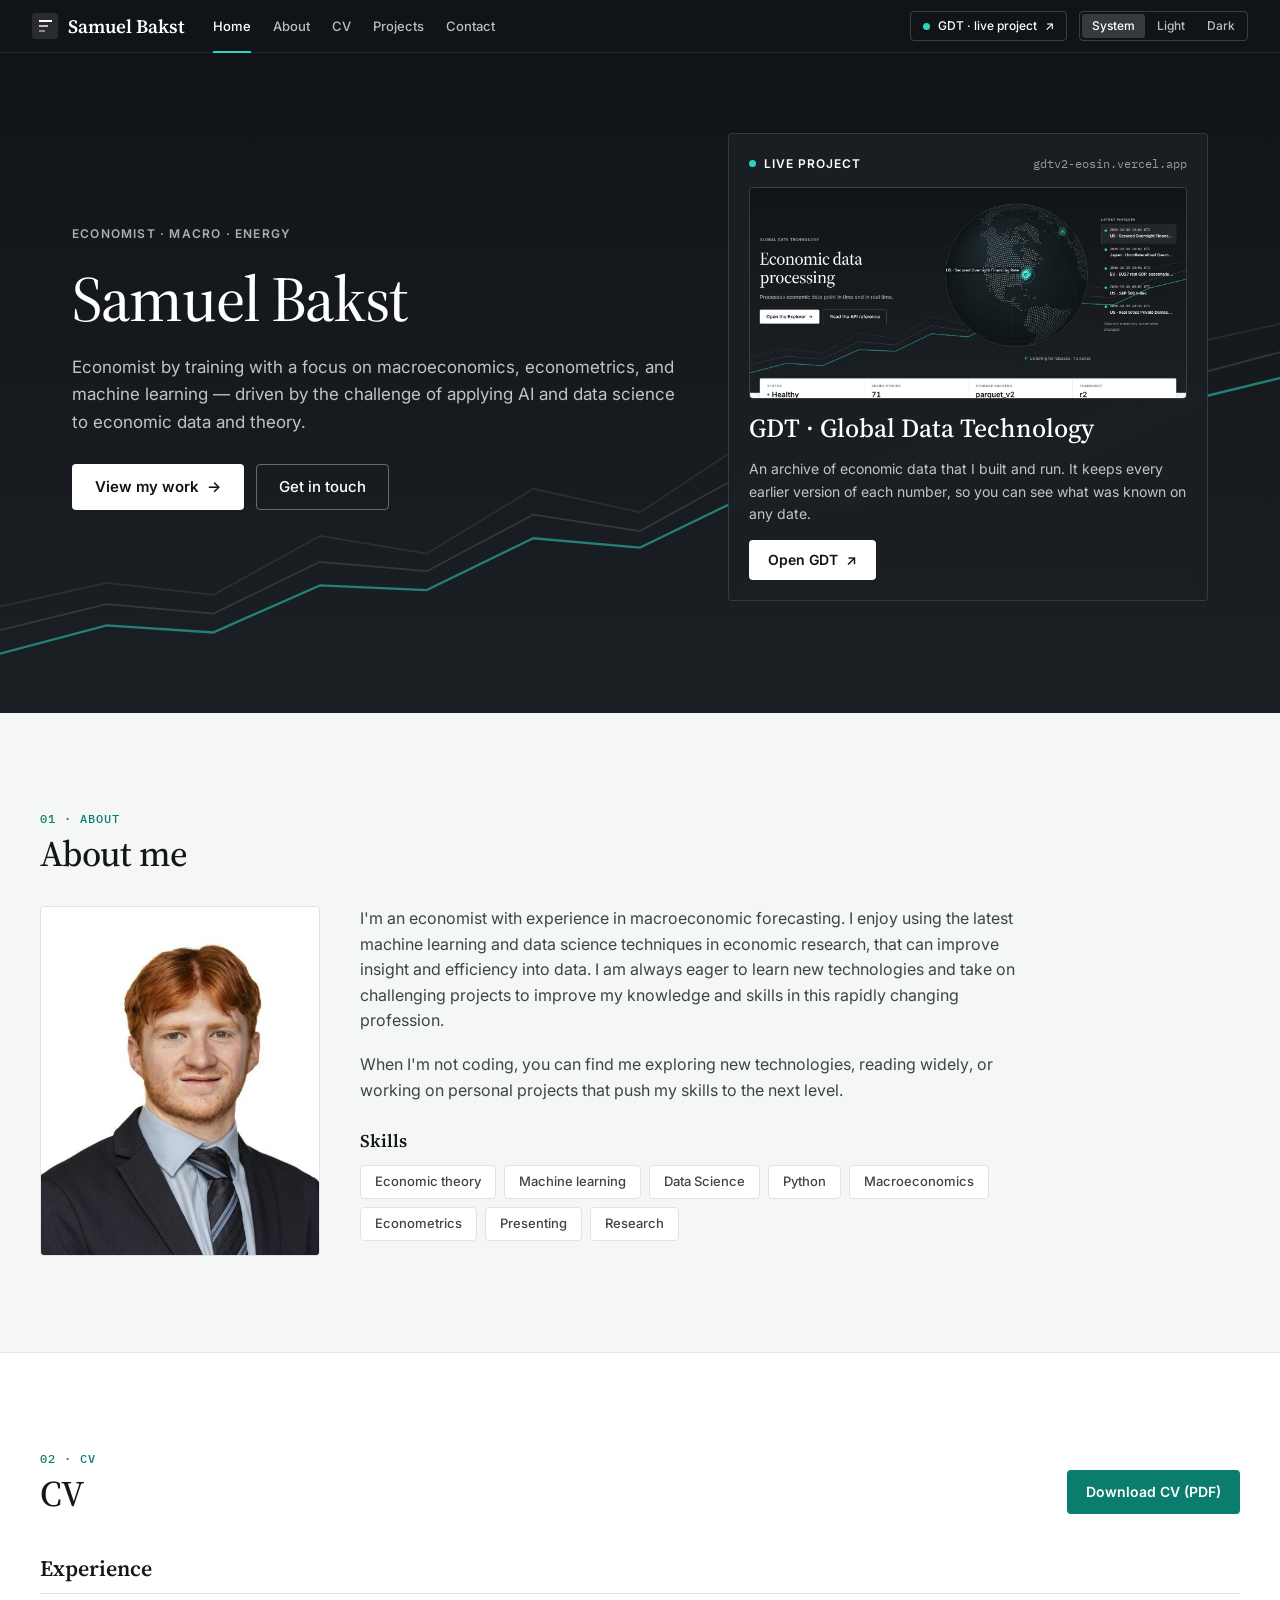
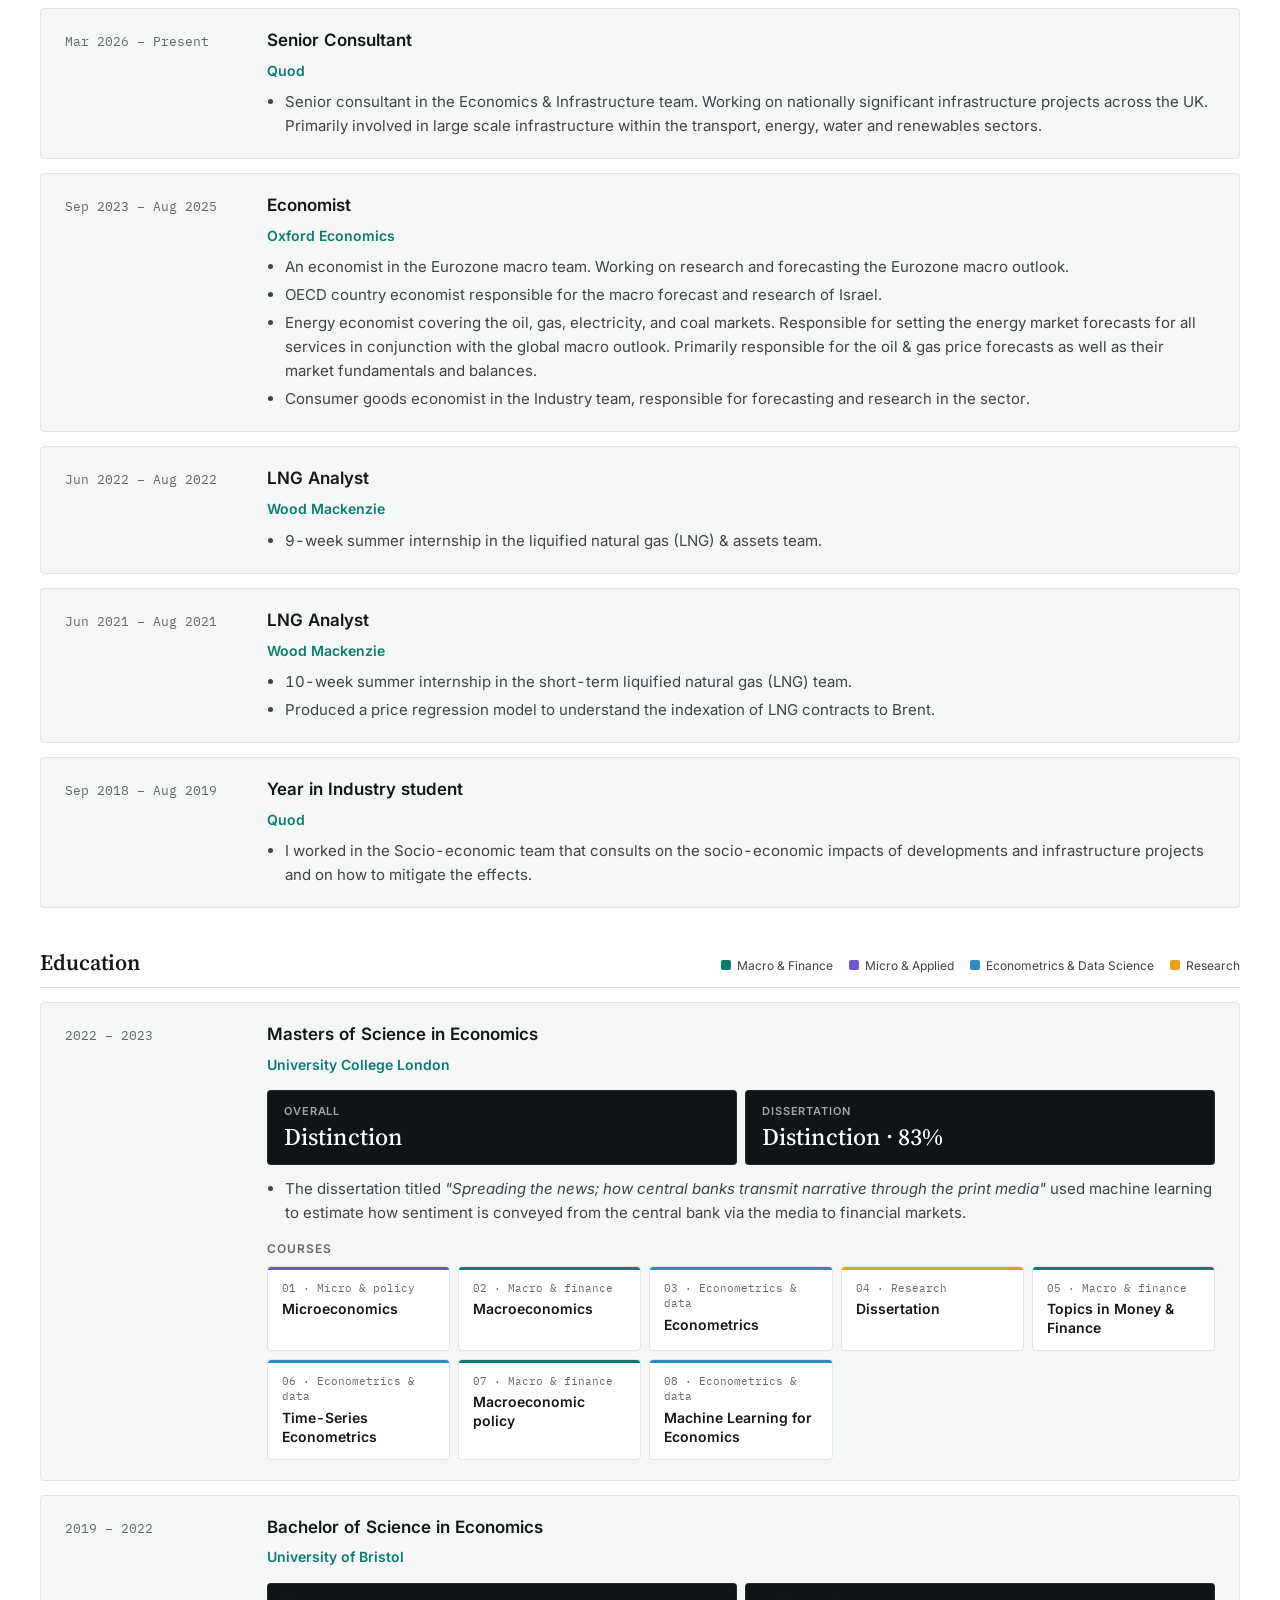
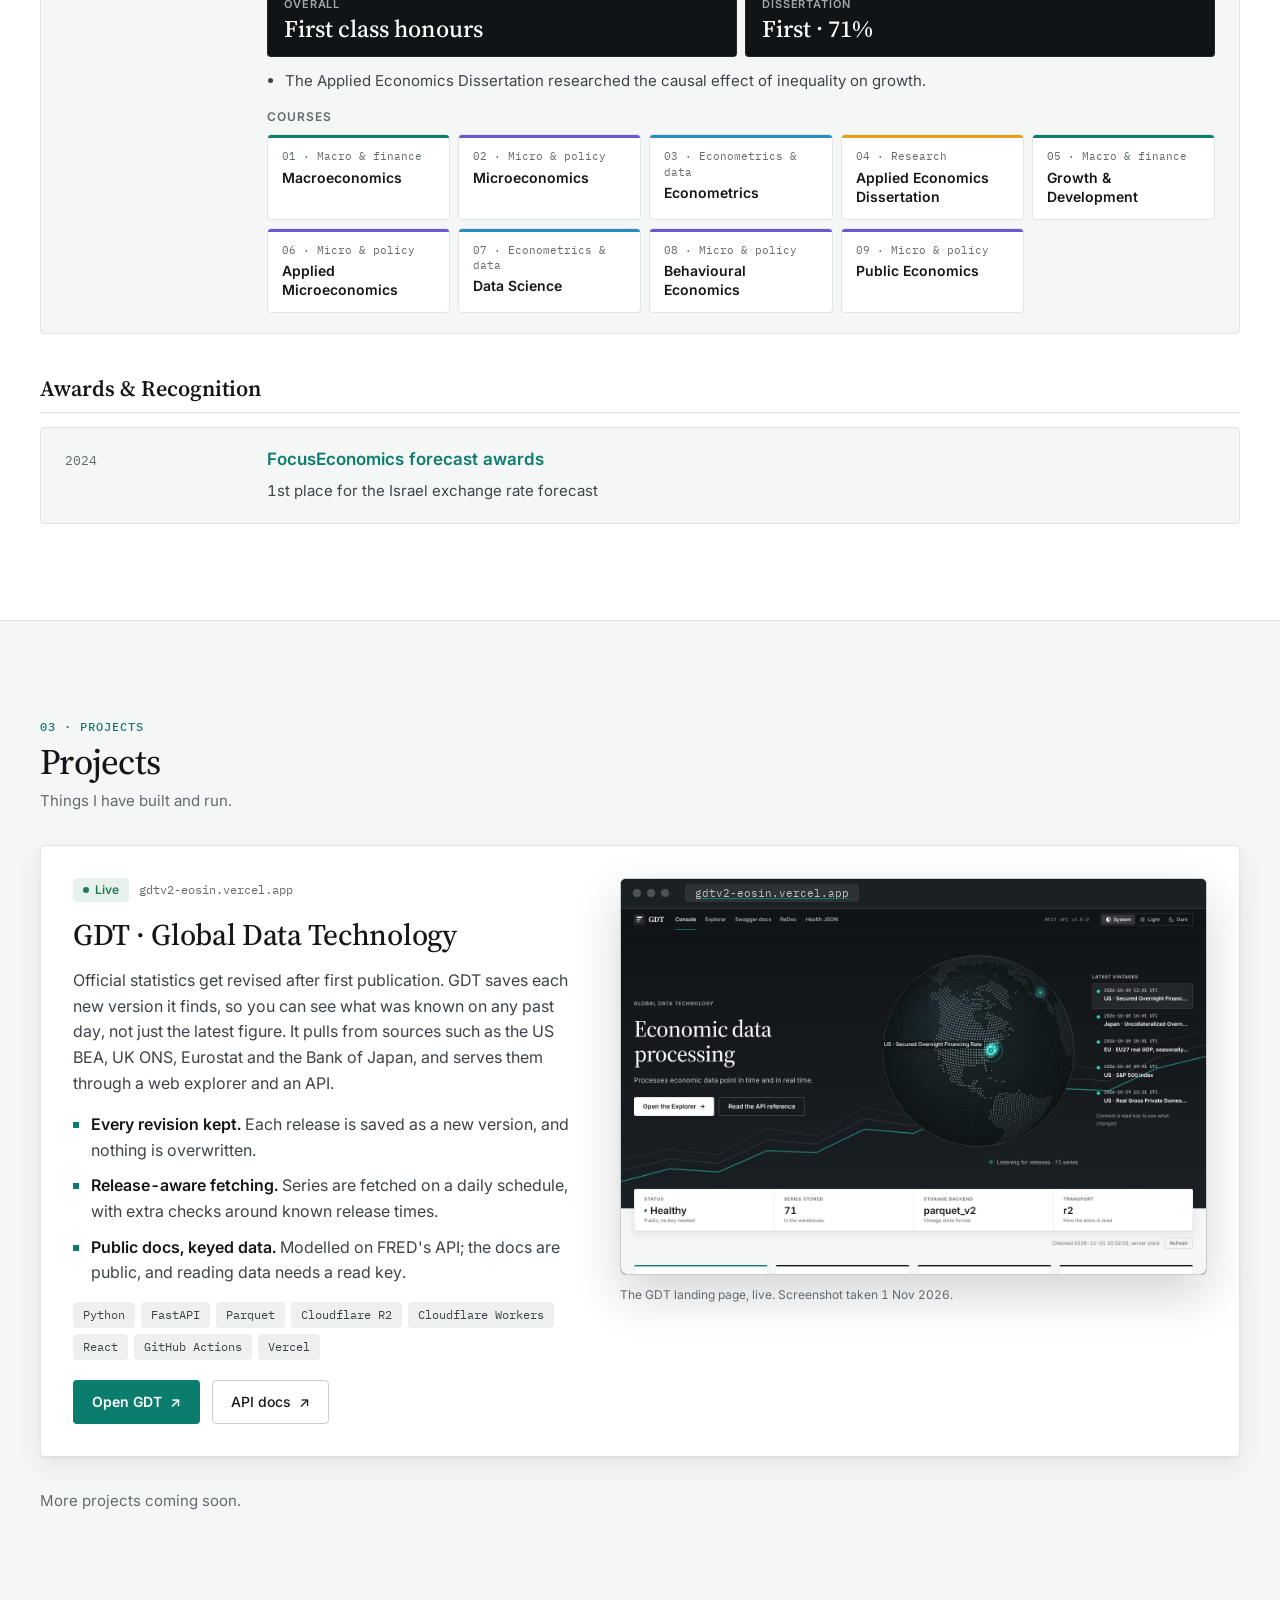
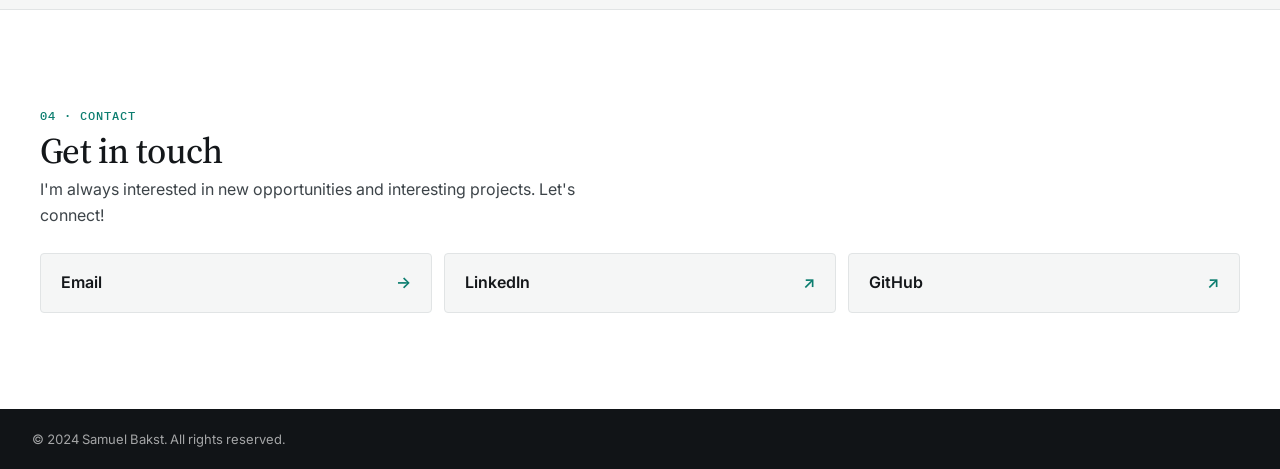
<file: index.html>
<!DOCTYPE html>
<html lang="en">
<head>
    <meta charset="UTF-8">
    <meta name="viewport" content="width=device-width, initial-scale=1.0">
    <title>Samuel Bakst - Portfolio</title>
    <meta name="description" content="Samuel Bakst, economist and senior consultant at Quod. CV, skills and GDT, a live project that keeps every revision of economic data.">
    <meta name="theme-color" content="#111417">
    <!-- Theme first, without defer, so the page never flashes the wrong theme (same logic as GDT). -->
    <script src="assets/js/theme.js"></script>
    <link rel="preconnect" href="https://fonts.googleapis.com">
    <link rel="preconnect" href="https://fonts.gstatic.com" crossorigin>
    <link href="https://fonts.googleapis.com/css2?family=Source+Serif+4:opsz,wght@8..60,400;8..60,500;8..60,600&amp;family=Inter:wght@400;500;600;700&amp;family=IBM+Plex+Mono:wght@400;500&amp;display=swap" rel="stylesheet">
    <link rel="stylesheet" href="styles.css">
</head>
<body>
    <!-- Navigation: the GDT bar (mark + name, nav, GDT link, theme control) -->
    <header class="navbar">
        <div class="nav-container">
            <a href="#home" class="nav-logo gdt-brand" aria-label="Samuel Bakst, home">
                <span class="gdt-mark" aria-hidden="true"><i></i><i></i><i></i></span>
                <span>Samuel Bakst</span>
            </a>
            <nav class="nav-primary" aria-label="Site">
                <ul class="nav-menu" id="nav-menu">
                    <li class="nav-item"><a href="#home" class="nav-link active">Home</a></li>
                    <li class="nav-item"><a href="#about" class="nav-link">About</a></li>
                    <li class="nav-item"><a href="#resume" class="nav-link">CV</a></li>
                    <li class="nav-item"><a href="#projects" class="nav-link">Projects</a></li>
                    <li class="nav-item"><a href="#contact" class="nav-link">Contact</a></li>
                </ul>
            </nav>
            <div class="nav-actions">
                <a href="https://gdtv2-eosin.vercel.app" target="_blank" rel="noopener" class="gdt-live">
                    <span class="live-dot" aria-hidden="true"></span><span>GDT<span class="gdt-long"> · live project</span></span><span aria-hidden="true">↗</span>
                </a>
                <div class="gdt-theme-set" role="radiogroup" aria-label="Theme" data-gdt-theme-set>
                    <button type="button" role="radio" data-mode="system" aria-checked="true">System</button>
                    <button type="button" role="radio" data-mode="light" aria-checked="false">Light</button>
                    <button type="button" role="radio" data-mode="dark" aria-checked="false">Dark</button>
                </div>
            </div>
            <button type="button" class="nav-toggle" aria-label="Toggle menu" aria-controls="nav-menu" aria-expanded="false">
                <span class="bar"></span>
                <span class="bar"></span>
                <span class="bar"></span>
            </button>
        </div>
    </header>

    <!-- Hero Section -->
    <section id="home" class="hero" aria-labelledby="hero-title">
        <svg class="hero-lines" viewBox="0 0 1440 560" preserveAspectRatio="none" aria-hidden="true">
            <polyline pathLength="1" class="line-a" points="0,470 120,450 240,460 360,410 480,425 600,370 720,390 840,330 960,345 1080,290 1200,302 1320,250 1440,230"/>
            <polyline pathLength="1" class="line-b" points="0,490 120,468 240,476 360,432 480,440 600,392 720,406 840,356 960,362 1080,316 1200,322 1320,278 1440,254"/>
            <polyline pathLength="1" class="line-c" points="0,510 120,486 240,492 360,452 480,456 600,412 720,420 840,376 960,378 1080,336 1200,340 1320,298 1440,276"/>
        </svg>
        <div class="hero-inner">
            <div class="hero-content">
                <p class="hero-subtitle rise">Economist · Macro · Energy</p>
                <h1 class="hero-title rise d1" id="hero-title">Samuel Bakst</h1>
                <p class="hero-description rise d2">Economist by training with a focus on macroeconomics, econometrics, and machine learning — driven by the challenge of applying AI and data science to economic data and theory.</p>
                <div class="hero-buttons rise d3">
                    <a href="#projects" class="btn btn-light">View my work <span aria-hidden="true">→</span></a>
                    <a href="#contact" class="btn btn-ghost">Get in touch</a>
                </div>
            </div>
            <aside class="hero-feature rise d4" aria-label="Featured project">
                <div class="hero-feature-top">
                    <span class="live-label"><span class="live-dot" aria-hidden="true"></span>Live project</span>
                    <span class="mono">gdtv2-eosin.vercel.app</span>
                </div>
                <a href="https://gdtv2-eosin.vercel.app" target="_blank" rel="noopener" class="hero-shot zoom" aria-label="Open GDT (screenshot of the GDT landing page)">
                    <img src="assets/img/gdt-landing.jpg" width="1440" height="900" alt="The GDT landing page: a dotted globe beside a feed of the latest data releases">
                </a>
                <h2>GDT · Global Data Technology</h2>
                <p>An archive of economic data that I built and run. It keeps every earlier version of each number, so you can see what was known on any date.</p>
                <a href="https://gdtv2-eosin.vercel.app" target="_blank" rel="noopener" class="btn btn-light btn-sm">Open GDT <span aria-hidden="true">↗</span></a>
            </aside>
        </div>
    </section>

    <!-- About Section -->
    <section id="about" class="about section" aria-labelledby="about-title">
        <div class="container">
            <div class="section-head">
                <p class="section-label">01 · About</p>
                <h2 class="section-title" id="about-title">About me</h2>
            </div>
            <div class="about-content">
                <div class="about-image box zoom">
                    <img src="SB headshot 2023.jpg" alt="Professional headshot of Samuel Bakst" class="headshot">
                </div>
                <div class="about-text">
                    <p>I'm an economist with experience in macroeconomic forecasting. I enjoy using the latest machine learning and data science techniques in economic research, that can improve insight and efficiency into data. I am always eager to learn new technologies and take on challenging projects to improve my knowledge and skills in this rapidly changing profession.</p>
                    <p>When I'm not coding, you can find me exploring new technologies, reading widely, or working on personal projects that push my skills to the next level.</p>
                    <div class="skills">
                        <h3>Skills</h3>
                        <div class="skills-grid">
                            <div class="skill-item box">Economic theory</div>
                            <div class="skill-item box">Machine learning</div>
                            <div class="skill-item box">Data Science</div>
                            <div class="skill-item box">Python</div>
                            <div class="skill-item box">Macroeconomics</div>
                            <div class="skill-item box">Econometrics</div>
                            <div class="skill-item box">Presenting</div>
                            <div class="skill-item box">Research</div>
                        </div>
                    </div>
                </div>
            </div>
        </div>
    </section>

    <!-- CV Section (id stays "resume" so old links and script.js still work) -->
    <section id="resume" class="resume section section-alt" aria-labelledby="resume-title">
        <div class="container">
            <div class="section-head section-head-row">
                <div class="section-heading">
                    <p class="section-label">02 · CV</p>
                    <h2 class="section-title" id="resume-title">CV</h2>
                </div>
                <a href="https://github.com/107SBakst/Front-end/blob/47f47b4f72db0e8518ba2000d169484926627b65/Samuel_Bakst_CV.pdf" target="_blank" rel="noopener" class="btn btn-primary download-resume">Download CV (PDF)</a>
            </div>
            <div class="resume-content">
                <div class="resume-section">
                    <div class="resume-section-head"><h3>Experience</h3></div>
                    <article class="resume-item box">
                        <span class="date">Mar 2026 – Present</span>
                        <div class="resume-body">
                            <h4>Senior Consultant</h4>
                            <p class="company"><a href="https://www.quod.com/" target="_blank" rel="noopener" class="company-link">Quod</a></p>
                            <ul>
                                <li>Senior consultant in the Economics &amp; Infrastructure team. Working on nationally significant infrastructure projects across the UK. Primarily involved in large scale infrastructure within the transport, energy, water and renewables sectors.</li>
                            </ul>
                        </div>
                    </article>
                    <article class="resume-item box">
                        <span class="date">Sep 2023 – Aug 2025</span>
                        <div class="resume-body">
                            <h4>Economist</h4>
                            <p class="company"><a href="https://www.oxfordeconomics.com" target="_blank" rel="noopener" class="company-link">Oxford Economics</a></p>
                            <ul>
                                <li>An economist in the Eurozone macro team. Working on research and forecasting the Eurozone macro outlook.</li>
                                <li>OECD country economist responsible for the macro forecast and research of Israel.</li>
                                <li>Energy economist covering the oil, gas, electricity, and coal markets. Responsible for setting the energy market forecasts for all services in conjunction with the global macro outlook. Primarily responsible for the oil &amp; gas price forecasts as well as their market fundamentals and balances.</li>
                                <li>Consumer goods economist in the Industry team, responsible for forecasting and research in the sector.</li>
                            </ul>
                        </div>
                    </article>
                    <article class="resume-item box">
                        <span class="date">Jun 2022 – Aug 2022</span>
                        <div class="resume-body">
                            <h4>LNG Analyst</h4>
                            <p class="company"><a href="https://www.woodmac.com/" target="_blank" rel="noopener" class="company-link">Wood Mackenzie</a></p>
                            <ul>
                                <li>9-week summer internship in the liquified natural gas (LNG) &amp; assets team.</li>
                            </ul>
                        </div>
                    </article>
                    <article class="resume-item box">
                        <span class="date">Jun 2021 – Aug 2021</span>
                        <div class="resume-body">
                            <h4>LNG Analyst</h4>
                            <p class="company"><a href="https://www.woodmac.com/" target="_blank" rel="noopener" class="company-link">Wood Mackenzie</a></p>
                            <ul>
                                <li>10-week summer internship in the short-term liquified natural gas (LNG) team.</li>
                                <li>Produced a price regression model to understand the indexation of LNG contracts to Brent.</li>
                            </ul>
                        </div>
                    </article>
                    <article class="resume-item box">
                        <span class="date">Sep 2018 – Aug 2019</span>
                        <div class="resume-body">
                            <h4>Year in Industry student</h4>
                            <p class="company"><a href="https://www.quod.com/" target="_blank" rel="noopener" class="company-link">Quod</a></p>
                            <ul>
                                <li>I worked in the Socio-economic team that consults on the socio-economic impacts of developments and infrastructure projects and on how to mitigate the effects.</li>
                            </ul>
                        </div>
                    </article>
                </div>

                <div class="resume-section">
                    <div class="resume-section-head">
                        <h3>Education</h3>
                        <ul class="course-legend" aria-label="Course groups">
                            <li><span class="swatch g-macro" aria-hidden="true"></span>Macro &amp; Finance</li>
                            <li><span class="swatch g-micro" aria-hidden="true"></span>Micro &amp; Applied</li>
                            <li><span class="swatch g-data" aria-hidden="true"></span>Econometrics &amp; Data Science</li>
                            <li><span class="swatch g-research" aria-hidden="true"></span>Research</li>
                        </ul>
                    </div>
                    <article class="resume-item box">
                        <span class="date">2022 – 2023</span>
                        <div class="resume-body">
                            <h4>Masters of Science in Economics</h4>
                            <p class="company"><a href="https://www.ucl.ac.uk" target="_blank" rel="noopener" class="company-link">University College London</a></p>
                            <dl class="grade-tiles">
                                <div class="grade-tile"><dt>Overall</dt><dd>Distinction</dd></div>
                                <div class="grade-tile"><dt>Dissertation</dt><dd>Distinction · 83%</dd></div>
                            </dl>
                            <ul>
                                <li>The dissertation titled <em>"Spreading the news; how central banks transmit narrative through the print media"</em> used machine learning to estimate how sentiment is conveyed from the central bank via the media to financial markets.</li>
                            </ul>
                            <div class="courses">
                                <h5 class="courses-label">Courses</h5>
                                <ul class="course-grid">
                                    <li class="course-tile box g-micro"><span class="course-group">01 · Micro &amp; policy</span><span class="course-name">Microeconomics</span></li>
                                    <li class="course-tile box g-macro"><span class="course-group">02 · Macro &amp; finance</span><span class="course-name">Macroeconomics</span></li>
                                    <li class="course-tile box g-data"><span class="course-group">03 · Econometrics &amp; data</span><span class="course-name">Econometrics</span></li>
                                    <li class="course-tile box g-research"><span class="course-group">04 · Research</span><span class="course-name">Dissertation</span></li>
                                    <li class="course-tile box g-macro"><span class="course-group">05 · Macro &amp; finance</span><span class="course-name">Topics in Money &amp; Finance</span></li>
                                    <li class="course-tile box g-data"><span class="course-group">06 · Econometrics &amp; data</span><span class="course-name">Time-Series Econometrics</span></li>
                                    <li class="course-tile box g-macro"><span class="course-group">07 · Macro &amp; finance</span><span class="course-name">Macroeconomic policy</span></li>
                                    <li class="course-tile box g-data"><span class="course-group">08 · Econometrics &amp; data</span><span class="course-name">Machine Learning for Economics</span></li>
                                </ul>
                            </div>
                        </div>
                    </article>
                    <article class="resume-item box">
                        <span class="date">2019 – 2022</span>
                        <div class="resume-body">
                            <h4>Bachelor of Science in Economics</h4>
                            <p class="company"><a href="https://www.bristol.ac.uk/" target="_blank" rel="noopener" class="company-link">University of Bristol</a></p>
                            <dl class="grade-tiles">
                                <div class="grade-tile"><dt>Overall</dt><dd>First class honours</dd></div>
                                <div class="grade-tile"><dt>Dissertation</dt><dd>First · 71%</dd></div>
                            </dl>
                            <ul>
                                <li>The Applied Economics Dissertation researched the causal effect of inequality on growth.</li>
                            </ul>
                            <div class="courses">
                                <h5 class="courses-label">Courses</h5>
                                <ul class="course-grid">
                                    <li class="course-tile box g-macro"><span class="course-group">01 · Macro &amp; finance</span><span class="course-name">Macroeconomics</span></li>
                                    <li class="course-tile box g-micro"><span class="course-group">02 · Micro &amp; policy</span><span class="course-name">Microeconomics</span></li>
                                    <li class="course-tile box g-data"><span class="course-group">03 · Econometrics &amp; data</span><span class="course-name">Econometrics</span></li>
                                    <li class="course-tile box g-research"><span class="course-group">04 · Research</span><span class="course-name">Applied Economics Dissertation</span></li>
                                    <li class="course-tile box g-macro"><span class="course-group">05 · Macro &amp; finance</span><span class="course-name">Growth &amp; Development</span></li>
                                    <li class="course-tile box g-micro"><span class="course-group">06 · Micro &amp; policy</span><span class="course-name">Applied Microeconomics</span></li>
                                    <li class="course-tile box g-data"><span class="course-group">07 · Econometrics &amp; data</span><span class="course-name">Data Science</span></li>
                                    <li class="course-tile box g-micro"><span class="course-group">08 · Micro &amp; policy</span><span class="course-name">Behavioural Economics</span></li>
                                    <li class="course-tile box g-micro"><span class="course-group">09 · Micro &amp; policy</span><span class="course-name">Public Economics</span></li>
                                </ul>
                            </div>
                        </div>
                    </article>
                </div>

                <div class="resume-section">
                    <div class="resume-section-head"><h3>Awards &amp; Recognition</h3></div>
                    <article class="resume-item box">
                        <span class="date">2024</span>
                        <div class="resume-body">
                            <h4><a href="https://www.focus-economics.com/awards/?atype=countries&amp;ayear=2024&amp;acomm=&amp;aindi=exchange-rate&amp;acoun=region_middle-east-and-north-africa#awards-filters" target="_blank" rel="noopener" class="company-link">FocusEconomics forecast awards</a></h4>
                            <p>1st place for the Israel exchange rate forecast</p>
                        </div>
                    </article>
                </div>
            </div>
        </div>
    </section>

    <!-- Projects Section -->
    <section id="projects" class="projects section" aria-labelledby="projects-title">
        <div class="container">
            <div class="section-head">
                <p class="section-label">03 · Projects</p>
                <h2 class="section-title" id="projects-title">Projects</h2>
                <p class="section-intro">Things I have built and run.</p>
            </div>
            <article class="project-card box">
                <div class="project-content">
                    <div class="project-meta">
                        <span class="badge-live"><span class="dot" aria-hidden="true"></span>Live</span>
                        <span class="mono">gdtv2-eosin.vercel.app</span>
                    </div>
                    <h3>GDT · Global Data Technology</h3>
                    <p>Official statistics get revised after first publication. GDT saves each new version it finds, so you can see what was known on any past day, not just the latest figure. It pulls from sources such as the US BEA, UK ONS, Eurostat and the Bank of Japan, and serves them through a web explorer and an API.</p>
                    <ul class="project-points">
                        <li><strong>Every revision kept.</strong> <span>Each release is saved as a new version, and nothing is overwritten.</span></li>
                        <li><strong>Release-aware fetching.</strong> <span>Series are fetched on a daily schedule, with extra checks around known release times.</span></li>
                        <li><strong>Public docs, keyed data.</strong> <span>Modelled on FRED's API; the docs are public, and reading data needs a read key.</span></li>
                    </ul>
                    <div class="project-tech">
                        <span class="tech-tag">Python</span>
                        <span class="tech-tag">FastAPI</span>
                        <span class="tech-tag">Parquet</span>
                        <span class="tech-tag">Cloudflare R2</span>
                        <span class="tech-tag">Cloudflare Workers</span>
                        <span class="tech-tag">React</span>
                        <span class="tech-tag">GitHub Actions</span>
                        <span class="tech-tag">Vercel</span>
                    </div>
                    <div class="project-links">
                        <a href="https://gdtv2-eosin.vercel.app" target="_blank" rel="noopener" class="btn btn-primary">Open GDT <span aria-hidden="true">↗</span></a>
                        <a href="https://gdtv2-eosin.vercel.app/docs" target="_blank" rel="noopener" class="btn btn-outline">API docs <span aria-hidden="true">↗</span></a>
                    </div>
                </div>
                <figure class="project-figure">
                    <a href="https://gdtv2-eosin.vercel.app" target="_blank" rel="noopener" class="browser-frame zoom" aria-label="Open GDT (screenshot of the landing page)">
                        <span class="browser-bar">
                            <span class="browser-dot" aria-hidden="true"></span>
                            <span class="browser-dot" aria-hidden="true"></span>
                            <span class="browser-dot" aria-hidden="true"></span>
                            <span class="browser-url">gdtv2-eosin.vercel.app</span>
                        </span>
                        <span class="browser-view"><img src="assets/img/gdt-landing.jpg" width="1440" height="900" loading="lazy" alt="The GDT landing page: headline, a globe of the latest releases, and service status cards"></span>
                    </a>
                    <figcaption>The GDT landing page, live. Screenshot taken 1 Nov 2026.</figcaption>
                </figure>
            </article>
            <p class="section-intro">More projects coming soon.</p>
        </div>
    </section>

    <!-- Contact Section -->
    <section id="contact" class="contact section section-alt section-last" aria-labelledby="contact-title">
        <div class="container">
            <div class="section-head">
                <p class="section-label">04 · Contact</p>
                <h2 class="section-title" id="contact-title">Get in touch</h2>
                <p class="contact-intro">I'm always interested in new opportunities and interesting projects. Let's connect!</p>
            </div>
            <div class="contact-links">
                <a href="mailto:samuel.bakst@yahoo.co.uk" class="contact-link box">
                    <span>Email</span><span class="arrow" aria-hidden="true">→</span>
                </a>
                <a href="https://www.linkedin.com/in/samuel-b-313450147/" target="_blank" rel="noopener" class="contact-link box">
                    <span>LinkedIn</span><span class="arrow" aria-hidden="true">↗</span>
                </a>
                <a href="https://github.com/107SBakst" target="_blank" rel="noopener" class="contact-link box">
                    <span>GitHub</span><span class="arrow" aria-hidden="true">↗</span>
                </a>
            </div>
        </div>
    </section>

    <!-- Footer -->
    <footer class="footer">
        <p>&copy; 2024 Samuel Bakst. All rights reserved.</p>
        <!--<p>Built on the <a href="https://gdtv2-eosin.vercel.app" target="_blank" rel="noopener">GDT</a> design system.</p>-->
    </footer>

    <script src="script.js"></script>
</body>
</html>
</file>
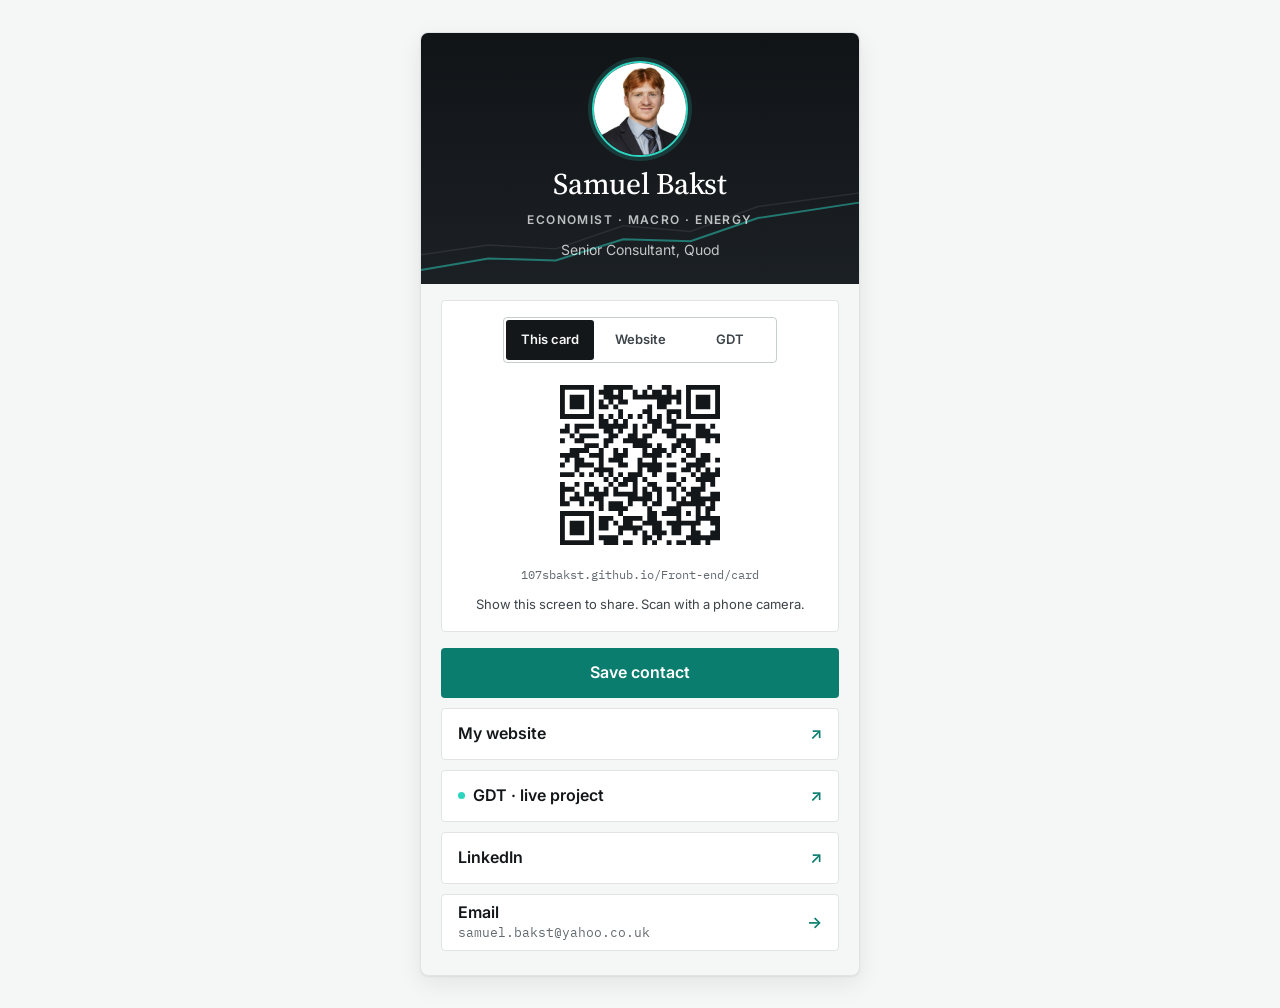
<file: card/index.html>
<!DOCTYPE html>
<html lang="en" data-theme="light">
<head>
    <meta charset="UTF-8">
    <meta name="viewport" content="width=device-width, initial-scale=1, viewport-fit=cover">
    <!-- The card is light mode only: data-theme="light" above switches off styles.css's dark rules. -->
    <meta name="color-scheme" content="light">
    <title>Samuel Bakst · Digital card</title>
    <meta name="description" content="Samuel Bakst, economist. Save my contact, see my CV, or open GDT, a live economic data project.">
    <meta name="theme-color" content="#111417">
    <!-- Home Screen (iPhone: Safari › Share › Add to Home Screen) -->
    <meta name="apple-mobile-web-app-capable" content="yes">
    <meta name="mobile-web-app-capable" content="yes">
    <meta name="apple-mobile-web-app-status-bar-style" content="black-translucent">
    <meta name="apple-mobile-web-app-title" content="Samuel Bakst">
    <link rel="apple-touch-icon" href="icon-180.png">
    <link rel="icon" type="image/png" href="icon-192.png">
    <link rel="manifest" href="manifest.webmanifest">
    <link rel="preconnect" href="https://fonts.googleapis.com">
    <link rel="preconnect" href="https://fonts.gstatic.com" crossorigin>
    <link href="https://fonts.googleapis.com/css2?family=Source+Serif+4:opsz,wght@8..60,400;8..60,500;8..60,600&amp;family=Inter:wght@400;500;600;700&amp;family=IBM+Plex+Mono:wght@400;500&amp;display=swap" rel="stylesheet">
    <!-- Same tokens as the main site (GDT design system). No theme.js here, so a saved dark choice is ignored. -->
    <link rel="stylesheet" href="../styles.css">
    <link rel="stylesheet" href="card.css">
</head>
<body class="card-page">
    <main class="vcard">
        <header class="vc-hero">
            <svg class="vc-lines" viewBox="0 0 390 260" preserveAspectRatio="none" aria-hidden="true">
                <polyline pathLength="1" points="0,230 60,220 120,224 180,200 240,206 300,180 390,166" stroke="rgba(255,255,255,.08)" stroke-width="1.5"/>
                <polyline pathLength="1" points="0,246 60,234 120,236 180,214 240,216 300,192 390,176" stroke="#2DD4BF" stroke-opacity=".5" stroke-width="2"/>
            </svg>
            <img class="vc-photo" src="../SB%20headshot%202023.jpg" alt="Samuel Bakst" width="96" height="96">
            <h1>Samuel Bakst</h1>
            <p class="vc-eyebrow">Economist · Macro · Energy</p>
            <p class="vc-role">Senior Consultant, Quod</p>
        </header>

        <section class="vc-qr" aria-label="QR codes">
            <div class="vc-tabs" role="tablist" aria-label="Choose a QR code">
                <button type="button" role="tab" id="tab-card" aria-controls="qr-card" aria-selected="true">This card</button>
                <button type="button" role="tab" id="tab-site" aria-controls="qr-site" aria-selected="false" tabindex="-1">Website</button>
                <button type="button" role="tab" id="tab-gdt" aria-controls="qr-gdt" aria-selected="false" tabindex="-1">GDT</button>
            </div>
            <div class="vc-panel" id="qr-card" role="tabpanel" aria-labelledby="tab-card">
                <img src="qr-card.svg" alt="QR code that opens this digital card" width="184" height="184">
                <span class="mono">107sbakst.github.io/Front-end/card</span>
            </div>
            <div class="vc-panel" id="qr-site" role="tabpanel" aria-labelledby="tab-site" hidden>
                <img src="qr-site.svg" alt="QR code that opens Samuel Bakst's website" width="184" height="184">
                <span class="mono">107sbakst.github.io/Front-end</span>
            </div>
            <div class="vc-panel" id="qr-gdt" role="tabpanel" aria-labelledby="tab-gdt" hidden>
                <img src="qr-gdt.svg" alt="QR code that opens GDT, Global Data Technology" width="184" height="184">
                <span class="mono">gdtv2-eosin.vercel.app</span>
            </div>
            <p class="vc-hint">Show this screen to share. Scan with a phone camera.</p>
        </section>

        <nav class="vc-actions" aria-label="Contact and links">
            <a class="vc-save" href="samuel-bakst.vcf">Save contact</a>
            <a class="vc-link" href="../">My website <span class="vc-arrow" aria-hidden="true">↗</span></a>
            <a class="vc-link" href="https://gdtv2-eosin.vercel.app" target="_blank" rel="noopener"><span class="vc-gdt"><span class="vc-dot" aria-hidden="true"></span>GDT · live project</span><span class="vc-arrow" aria-hidden="true">↗</span></a>
            <a class="vc-link" href="https://www.linkedin.com/in/samuel-b-313450147/" target="_blank" rel="noopener">LinkedIn <span class="vc-arrow" aria-hidden="true">↗</span></a>
            <a class="vc-link" href="mailto:samuel.bakst@yahoo.co.uk"><span class="vc-text">Email<span class="vc-sub">samuel.bakst@yahoo.co.uk</span></span><span class="vc-arrow" aria-hidden="true">→</span></a>
            <button class="vc-link vc-share" type="button" hidden>Share this card <span class="vc-arrow" aria-hidden="true">⇪</span></button>
        </nav>

        <!--<p class="vc-foot">Built on the <a href="https://gdtv2-eosin.vercel.app" target="_blank" rel="noopener">GDT</a> design system</p>-->
    </main>
    <script src="card.js"></script>
</body>
</html>
</file>
<file: styles.css>
/* Samuel Bakst — personal site on the GDT design system (GDT plan 040).
   Light tokens are copied from GDT (GDT/api/static/theme.css :root), names and values unchanged.
   Dark is graphite (no navy), identical to GDT's dark tokens since GDT plan 041. Theme control:
   assets/js/theme.js sets data-theme on <html>; with no choice stored, the page follows the system. */

/* ── Tokens ─────────────────────────────────────────────────────────────── */
:root {
  color-scheme: light;
  --ground: #F5F6F6; --surface: #FFFFFF; --raised: #EEF0F0; --well: #EEF0F0; --sunk: #EEF0F0;
  --border: #E1E4E5; --rule: #E1E4E5; --grid: #E1E4E5; --control: #C8CDCF; --base: #C8CDCF; --control-hover: #959DA1;
  --text: #14171A; --soft: #3D4449; --muted: #626A70;
  --accent: #0B7D6F; --accent-ink: #FFFFFF; --accent-soft: rgba(11, 125, 111, .08);
  --up: #0B7D6F; --up-soft: rgba(11, 125, 111, .10); --upr: 11, 125, 111;
  --down: #C2570C; --down-soft: rgba(194, 87, 12, .10); --downr: 194, 87, 12;
  --ok: #1C7C54; --ok-soft: rgba(28, 124, 84, .10);
  --fail: #C8102E; --fail-soft: rgba(200, 16, 46, .08);
  --hero: #111417; --hero2: #1B2024; --empty: #EEF0F0;
  --v1: #DFE3E4; --v2: #C3C9CB; --v3: #9AA2A6; --v4: #6E777C;
  --series-1: #14171A; --series-2: #0B7D6F; --series-3: #6E56CF; --series-4: #E3A21A; --series-5: #D9480F; --series-6: #2B8CBE;
  --shadow: 0 1px 2px rgba(20, 23, 26, .06), 0 8px 24px rgba(20, 23, 26, .08);
  /* Status (run health, freshness) is ok/fail. Revision direction is up/down: never the same pair. */
  --positive: var(--ok); --negative: var(--fail);
  --pill-positive-bg: var(--ok-soft); --pill-positive-ink: var(--ok);
  --pill-negative-bg: var(--fail-soft); --pill-negative-ink: var(--fail);
  --pill-neutral-bg: var(--sunk); --pill-neutral-ink: var(--soft);
  --serif: "Source Serif 4", Georgia, serif;
  --sans: Inter, system-ui, -apple-system, "Segoe UI", sans-serif;
  --mono-id: "IBM Plex Mono", ui-monospace, monospace;

  /* Site-local, beside the GDT names */
  --accent-hover: #08594F;
  --hero-accent: #2DD4BF;          /* teal on the graphite bar and hero, both themes */
  /* Hover glow and button lift follow the accent: --upr is teal in both themes */
  --glow: 0 0 0 1px rgba(var(--upr), .22), 0 10px 30px rgba(var(--upr), .20);
  --lift: 0 8px 24px rgba(var(--upr), .28);
  --radius: 4px;
  --pad: 32px;
  --bar-h: 53px;
  --ease: cubic-bezier(.2, .7, .2, 1);
}
@media (prefers-color-scheme: dark) {
  :root:not([data-theme="light"]) {
    color-scheme: dark;
    --ground: #0E1113; --surface: #15191C; --raised: #1C2125; --well: #1C2125; --sunk: #1C2125;
    --border: #262C30; --rule: #262C30; --grid: #262C30; --control: #3A4247; --base: #3A4247; --control-hover: #5A6368;
    --text: #ECEFF0; --soft: #C5CBCE; --muted: #8F989D;
    --accent: #2DD4BF; --accent-ink: #0E1113; --accent-soft: rgba(45, 212, 191, .14);
    --up: #2DD4BF; --up-soft: rgba(45, 212, 191, .14); --upr: 45, 212, 191;
    --down: #F2A65A; --down-soft: rgba(242, 166, 90, .14); --downr: 242, 166, 90;
    --ok: #4FC28F; --ok-soft: rgba(79, 194, 143, .14);
    --fail: #FF7385; --fail-soft: rgba(255, 115, 133, .12);
    --hero: #090B0D; --hero2: #121518; --empty: #1C2125;
    --v1: #20262A; --v2: #343C41; --v3: #6E777C; --v4: #959DA1;
    --series-1: #ECEFF0; --series-2: #2DD4BF; --series-3: #A594F9; --series-4: #F2C14E; --series-5: #FF8A4C; --series-6: #7CC4E8;
    --shadow: 0 1px 2px rgba(0, 0, 0, .3), 0 12px 32px rgba(0, 0, 0, .35);
    --accent-hover: #7EE7D8;
  }
}
:root[data-theme="dark"] {
  color-scheme: dark;
  --ground: #0E1113; --surface: #15191C; --raised: #1C2125; --well: #1C2125; --sunk: #1C2125;
  --border: #262C30; --rule: #262C30; --grid: #262C30; --control: #3A4247; --base: #3A4247; --control-hover: #5A6368;
  --text: #ECEFF0; --soft: #C5CBCE; --muted: #8F989D;
  --accent: #2DD4BF; --accent-ink: #0E1113; --accent-soft: rgba(45, 212, 191, .14);
  --up: #2DD4BF; --up-soft: rgba(45, 212, 191, .14); --upr: 45, 212, 191;
  --down: #F2A65A; --down-soft: rgba(242, 166, 90, .14); --downr: 242, 166, 90;
  --ok: #4FC28F; --ok-soft: rgba(79, 194, 143, .14);
  --fail: #FF7385; --fail-soft: rgba(255, 115, 133, .12);
  --hero: #090B0D; --hero2: #121518; --empty: #1C2125;
  --v1: #20262A; --v2: #343C41; --v3: #6E777C; --v4: #959DA1;
  --series-1: #ECEFF0; --series-2: #2DD4BF; --series-3: #A594F9; --series-4: #F2C14E; --series-5: #FF8A4C; --series-6: #7CC4E8;
  --shadow: 0 1px 2px rgba(0, 0, 0, .3), 0 12px 32px rgba(0, 0, 0, .35);
  --accent-hover: #7EE7D8;
}

/* ── Base ───────────────────────────────────────────────────────────────── */
*, *::before, *::after { box-sizing: border-box; }
html { scroll-behavior: smooth; scroll-padding-top: var(--bar-h); -webkit-text-size-adjust: 100%; }
body {
  margin: 0; background: var(--ground); color: var(--text);
  font: 400 16px/1.6 var(--sans); font-feature-settings: "tnum" 1;
  -webkit-font-smoothing: antialiased; -moz-osx-font-smoothing: grayscale;
}
h1, h2, h3, h4, p, ul, figure { margin: 0; }
img, svg { max-width: 100%; }
a { color: var(--accent); }
a:hover { color: var(--accent-hover); }
:focus-visible { outline: 2px solid var(--accent); outline-offset: 2px; }
.mono { font-family: var(--mono-id); }

/* ── Bar (mirrors GDT .gdt-bar) ─────────────────────────────────────────── */
.navbar {
  position: sticky; top: 0; z-index: 1000;
  background: var(--hero); color: #FFFFFF; border-bottom: 1px solid rgba(255, 255, 255, .08);
  font: 400 13px/1.54 var(--sans);
  transition: box-shadow .25s ease;
}
.navbar.scrolled { box-shadow: 0 1px 0 rgba(0, 0, 0, .25), 0 10px 28px rgba(0, 0, 0, .28); }
.nav-container { display: flex; align-items: center; gap: 28px; min-height: 52px; padding: 0 var(--pad); }
.navbar a { color: rgba(255, 255, 255, .72); text-decoration: none; transition: color .2s; }
.navbar a:hover { color: #FFFFFF; }
.navbar :focus-visible { outline-color: var(--hero-accent); }

.gdt-brand { display: inline-flex; align-items: center; gap: 10px; flex: none; font: 600 19px/1 var(--serif); white-space: nowrap; }
.navbar .gdt-brand { color: #FFFFFF; }
.gdt-mark { display: grid; place-content: center; gap: 2.5px; width: 26px; height: 26px; flex: none; border-radius: 3px; background: rgba(255, 255, 255, .1); }
.gdt-mark i { display: block; width: 13px; height: 2.5px; background: #FFFFFF; }
.gdt-mark i:nth-child(2) { width: 9.5px; opacity: .7; }
.gdt-mark i:nth-child(3) { width: 6px; opacity: .45; }

.nav-primary { display: flex; align-self: stretch; }
.nav-menu { display: flex; gap: 22px; margin: 0; padding: 0; list-style: none; }
.nav-item { display: flex; }
.nav-link { position: relative; display: inline-flex; align-items: center; font-size: 13px; font-weight: 500; white-space: nowrap; }
.nav-link::after {
  content: ""; position: absolute; left: 0; right: 0; bottom: -1px; height: 2px; background: var(--hero-accent);
  transform: scaleX(0); transform-origin: left; transition: transform .3s var(--ease);
}
.nav-link:hover::after, .nav-link.active::after { transform: scaleX(1); }
.navbar .nav-link.active { color: #FFFFFF; }

.nav-actions { display: flex; align-items: center; gap: 12px; min-width: 0; margin-left: auto; }
.gdt-live {
  display: inline-flex; align-items: center; gap: 8px; height: 30px; padding: 0 12px;
  border: 1px solid rgba(255, 255, 255, .18); border-radius: var(--radius);
  font-size: 12px; font-weight: 500; white-space: nowrap;
}
.navbar .gdt-live { color: #FFFFFF; transition: border-color .2s, background-color .2s; }
.navbar .gdt-live:hover { border-color: rgba(45, 212, 191, .6); background: rgba(45, 212, 191, .08); }
.live-dot { display: inline-block; width: 7px; height: 7px; flex: none; border-radius: 50%; background: var(--hero-accent); animation: pulse 2s ease-out infinite; }

/* Theme control: System / Light / Dark. theme.js wires [data-gdt-theme-set] and sets aria-checked. */
.gdt-theme-set { display: inline-flex; flex: none; height: 30px; padding: 2px; gap: 2px; border: 1px solid rgba(255, 255, 255, .18); border-radius: var(--radius); }
.gdt-theme-set button {
  display: inline-flex; align-items: center; height: 100%; padding: 0 10px; margin: 0; border: 0; border-radius: 3px;
  background: transparent; color: rgba(255, 255, 255, .72); font: 500 12px/1 var(--sans); cursor: pointer;
  transition: background .18s, color .18s;
}
.gdt-theme-set button:hover { color: #FFFFFF; background: rgba(255, 255, 255, .08); }
.gdt-theme-set button[aria-checked="true"] { background: rgba(255, 255, 255, .16); color: #FFFFFF; }
.gdt-theme-set button:focus-visible { outline: 2px solid var(--hero-accent); outline-offset: 1px; }

.nav-toggle {
  display: none; flex-direction: column; justify-content: center; flex: none;
  width: 38px; height: 38px; margin: 0 -8px 0 0; padding: 0 8px;
  background: none; border: 0; border-radius: var(--radius); cursor: pointer;
}
.nav-toggle:hover { background: rgba(255, 255, 255, .08); }
.bar { display: block; width: 22px; height: 2px; margin: 3px 0; border-radius: 1px; background: #FFFFFF; transition: transform .25s var(--ease), opacity .2s; }

/* ── Buttons ────────────────────────────────────────────────────────────── */
.btn {
  display: inline-flex; align-items: center; justify-content: center; gap: 8px;
  height: 44px; padding: 0 18px; border: 1px solid transparent; border-radius: var(--radius);
  font: 600 14px/1 var(--sans); text-decoration: none; white-space: nowrap; cursor: pointer;
  transition: background-color .2s, border-color .2s, color .2s, box-shadow .25s, transform .25s var(--ease);
}
.btn:hover { transform: translateY(-2px); box-shadow: var(--lift); }
.btn span[aria-hidden] { display: inline-block; transition: transform .25s var(--ease); }
.btn:hover span[aria-hidden] { transform: translateX(3px); }
.btn-primary { background: var(--accent); color: var(--accent-ink); }
.btn-primary:hover { background: var(--accent-hover); color: var(--accent-ink); }
.btn-outline { border-color: var(--control); color: var(--text); font-weight: 500; }
.btn-outline:hover { border-color: var(--accent); color: var(--accent); }
.btn-light { height: 46px; padding: 0 22px; background: #FFFFFF; color: var(--hero); font-size: 15px; }
.btn-light:hover { color: var(--hero); box-shadow: 0 8px 24px rgba(45, 212, 191, .28); }
.btn-ghost { height: 46px; padding: 0 22px; border-color: rgba(255, 255, 255, .35); color: #FFFFFF; font-size: 15px; font-weight: 500; }
.btn-ghost:hover { color: #FFFFFF; border-color: var(--hero-accent); background: rgba(255, 255, 255, .06); box-shadow: 0 8px 24px rgba(45, 212, 191, .2); }
.btn-sm { height: 40px; padding: 0 18px; font-size: 14px; }

/* ── Hero (graphite in both themes, like GDT) ───────────────────────────── */
.hero { position: relative; overflow: hidden; background: linear-gradient(180deg, var(--hero) 0%, var(--hero2) 100%); color: #FFFFFF; }
.hero :focus-visible { outline-color: var(--hero-accent); }
.hero-lines { position: absolute; inset: 0; width: 100%; height: 100%; pointer-events: none; }
.hero-lines polyline { fill: none; stroke-dasharray: 1; stroke-dashoffset: 1; animation: draw 2.4s cubic-bezier(.4, 0, .2, 1) .4s forwards; }
.hero-lines .line-a { stroke: rgba(255, 255, 255, .08); stroke-width: 1.5; }
.hero-lines .line-b { stroke: rgba(255, 255, 255, .12); stroke-width: 1.5; animation-delay: .55s; }
.hero-lines .line-c { stroke: var(--hero-accent); stroke-opacity: .55; stroke-width: 2; animation-delay: .7s; }
.hero-inner { position: relative; display: flex; flex-wrap: wrap; align-items: center; gap: 48px; max-width: 1200px; margin: 0 auto; padding: 80px var(--pad) 112px; }
.hero-content { flex: 1 1 420px; min-width: 0; display: grid; gap: 22px; }
.hero-subtitle { color: rgba(255, 255, 255, .65); font-size: 12px; font-weight: 600; letter-spacing: .1em; text-transform: uppercase; }
.hero-title { font: 500 clamp(40px, 6vw, 64px)/1.05 var(--serif); letter-spacing: -.02em; }
.hero-description { max-width: 56ch; color: rgba(255, 255, 255, .74); font-size: 17px; line-height: 1.6; }
.hero-buttons { display: flex; flex-wrap: wrap; gap: 12px; padding-top: 6px; }

.hero-feature {
  flex: 1 1 380px; max-width: 480px; min-width: 0; display: grid; gap: 14px; padding: 20px;
  border: 1px solid rgba(255, 255, 255, .12); border-radius: var(--radius);
  /* Near-solid so the hero lines do not run through the panel text. */
  background: rgba(27, 32, 36, .9); background: color-mix(in srgb, var(--hero2) 90%, transparent);
  -webkit-backdrop-filter: blur(6px); backdrop-filter: blur(6px);
  transition: transform .25s var(--ease), border-color .25s, box-shadow .25s;
}
.hero-feature:hover { transform: translateY(-3px); border-color: rgba(45, 212, 191, .6); box-shadow: 0 0 0 1px rgba(45, 212, 191, .22), 0 14px 40px rgba(45, 212, 191, .20); }
.hero-feature-top { display: flex; justify-content: space-between; align-items: center; gap: 12px; flex-wrap: wrap; font-size: 12px; }
.hero-feature-top .mono { color: rgba(255, 255, 255, .55); }
.live-label { display: inline-flex; align-items: center; gap: 8px; color: #FFFFFF; font-weight: 600; letter-spacing: .08em; text-transform: uppercase; }
.hero-feature h2 { font: 500 26px/1.2 var(--serif); }
.hero-feature p { color: rgba(255, 255, 255, .74); font-size: 14px; }
.hero-feature .btn { justify-self: start; }
.hero-shot { display: block; border: 1px solid rgba(255, 255, 255, .14); border-radius: var(--radius); }
.hero-shot img { display: block; width: 100%; height: 210px; object-fit: cover; object-position: 80% 30%; }
/* Phones: show the whole screenshot instead of a crop through the headline. */
@media (max-width: 700px) { .hero-shot img { height: auto; aspect-ratio: 16 / 10; object-position: 0 0; } }

/* Images that grow a little inside their frame on hover */
.zoom { overflow: hidden; }
.zoom img { transition: transform .6s var(--ease); }
.zoom:hover img { transform: scale(1.04); }

/* ── Sections ───────────────────────────────────────────────────────────── */
.section { padding: 96px var(--pad); }
.section-alt { background: var(--surface); border-top: 1px solid var(--border); border-bottom: 1px solid var(--border); }
.section-last { border-bottom: 0; }
.container { display: grid; gap: 32px; max-width: 1200px; margin: 0 auto; }
.section-head, .section-heading { display: grid; gap: 6px; }
.section-head-row { display: flex; flex-wrap: wrap; align-items: flex-end; justify-content: space-between; gap: 16px 24px; }
.section-label { color: var(--accent); font: 500 12px/1.6 var(--mono-id); letter-spacing: .08em; text-transform: uppercase; }
.section-title { font: 500 36px/1.12 var(--serif); letter-spacing: -.02em; }
.section-intro { color: var(--muted); font-size: 15px; }

/* ── Boxes light up on hover: lift, accent border, soft teal glow ───────── */
.box { transition: transform .25s var(--ease), border-color .25s, box-shadow .25s, color .25s; }
.box:hover { transform: translateY(-3px); border-color: var(--accent); box-shadow: var(--glow); }

/* About */
.about-content { display: flex; flex-wrap: wrap; align-items: flex-start; gap: 40px; }
.about-image { flex: 0 1 280px; min-width: 0; border: 1px solid var(--border); border-radius: var(--radius); background: var(--raised); }
.headshot { display: block; width: 100%; aspect-ratio: 4 / 5; object-fit: cover; }
.about-text { flex: 1 1 420px; min-width: 0; max-width: 68ch; display: grid; gap: 18px; }
.about-text > p { color: var(--soft); }
.skills { display: grid; gap: 12px; padding-top: 8px; }
.skills h3 { font: 600 18px/1.3 var(--serif); }
.skills-grid { display: flex; flex-wrap: wrap; gap: 8px; }
.skill-item {
  display: inline-flex; align-items: center; height: 34px; padding: 0 14px;
  border: 1px solid var(--border); border-radius: var(--radius); background: var(--surface);
  color: var(--soft); font-size: 13px; font-weight: 500; cursor: default;
}
.skill-item:hover { color: var(--text); }

/* CV (section id stays "resume") */
.resume .container { gap: 40px; }
.resume-content { display: grid; gap: 40px; }
.resume-section { display: grid; gap: 14px; }
.resume-section-head { display: flex; flex-wrap: wrap; align-items: baseline; justify-content: space-between; gap: 8px 24px; padding-bottom: 10px; border-bottom: 1px solid var(--border); }
.resume-section-head h3 { font: 600 22px/1.3 var(--serif); }
.course-legend { display: flex; flex-wrap: wrap; gap: 6px 16px; margin: 0; padding: 0; list-style: none; color: var(--soft); font-size: 12px; }
.course-legend li { display: inline-flex; align-items: center; gap: 6px; }
.swatch { width: 10px; height: 10px; flex: none; border-radius: 2px; background: var(--group); }
.resume-item {
  display: flex; flex-wrap: wrap; gap: 8px 32px; padding: 20px 24px;
  border: 1px solid var(--border); border-radius: var(--radius); background: var(--ground);
}
.resume-item .date { flex: 0 0 170px; padding-top: 3px; color: var(--muted); font: 400 13px/1.6 var(--mono-id); transition: color .25s; }
.resume-item:hover .date { color: var(--accent); }
.resume-body { flex: 1 1 420px; min-width: 0; display: grid; gap: 8px; }
.resume-body h4 { font-size: 17px; font-weight: 600; line-height: 1.35; }
.company { font-size: 14px; font-weight: 600; }
.company-link { text-decoration: none; }
.company-link:hover { text-decoration: underline; text-underline-offset: 3px; }
.resume-body > ul { display: grid; gap: 4px; margin: 0; padding-left: 18px; color: var(--soft); font-size: 15px; }
.resume-body > p:not(.company) { color: var(--soft); font-size: 15px; }

/* Education: grade tiles (graphite, like the hero) and one tile per course, coloured by group */
.g-macro { --group: var(--series-2); }
.g-micro { --group: var(--series-3); }
.g-data { --group: var(--series-6); }
.g-research { --group: var(--series-4); }
.grade-tiles { display: grid; grid-template-columns: repeat(auto-fit, minmax(min(170px, 100%), 1fr)); gap: 8px; margin: 0; padding: 6px 0 4px; }
.grade-tile { display: grid; gap: 2px; padding: 12px 16px; border: 1px solid rgba(255, 255, 255, .08); border-radius: var(--radius); background: var(--hero); color: #FFFFFF; }
.grade-tile dt { color: rgba(255, 255, 255, .62); font-size: 11px; font-weight: 600; letter-spacing: .08em; text-transform: uppercase; }
.grade-tile dd { margin: 0; font: 500 24px/1.2 var(--serif); }
.courses { display: grid; gap: 8px; padding-top: 6px; }
.courses-label { margin: 0; color: var(--muted); font-size: 12px; font-weight: 600; letter-spacing: .08em; text-transform: uppercase; }
.course-grid { display: grid; grid-template-columns: repeat(auto-fill, minmax(min(180px, 100%), 1fr)); gap: 8px; margin: 0; padding: 0; list-style: none; }
.course-tile {
  position: relative; display: grid; gap: 4px; align-content: start; min-height: 84px; padding: 14px 14px 12px; overflow: hidden;
  border: 1px solid var(--border); border-radius: var(--radius); background: var(--surface);
}
.course-tile::before { content: ""; position: absolute; left: 0; right: 0; top: 0; height: 3px; background: var(--group); }
.course-group { color: var(--muted); font: 400 11px/1.4 var(--mono-id); }
.course-name { font-size: 14px; font-weight: 600; line-height: 1.35; }

/* Projects */
.project-card {
  display: flex; flex-wrap: wrap; gap: 32px 40px; padding: 32px;
  border: 1px solid var(--border); border-radius: var(--radius); background: var(--surface); box-shadow: var(--shadow);
}
.project-card:hover { box-shadow: var(--shadow), var(--glow); }
.project-content { flex: 1 1 400px; min-width: 0; display: grid; gap: 16px; align-content: start; }
.project-meta { display: flex; flex-wrap: wrap; align-items: center; gap: 10px; }
.project-meta .mono { color: var(--muted); font-size: 12px; }
.badge-live { display: inline-flex; align-items: center; gap: 6px; height: 24px; padding: 0 10px; border-radius: var(--radius); background: var(--ok-soft); color: var(--ok); font-size: 12px; font-weight: 600; }
.badge-live .dot { width: 6px; height: 6px; border-radius: 50%; background: var(--ok); }
.project-content h3 { font: 500 30px/1.15 var(--serif); letter-spacing: -.01em; }
.project-content > p { color: var(--soft); }
.project-points { display: grid; gap: 10px; margin: 0; padding: 0; list-style: none; }
.project-points li { position: relative; padding-left: 18px; }
.project-points li::before { content: ""; position: absolute; left: 0; top: 10px; width: 6px; height: 6px; background: var(--accent); }
.project-points strong { font-weight: 600; }
.project-points span { color: var(--soft); }
.project-tech { display: flex; flex-wrap: wrap; gap: 6px; }
.tech-tag { display: inline-flex; align-items: center; height: 26px; padding: 0 10px; border-radius: var(--radius); background: var(--raised); color: var(--soft); font: 400 12px/1 var(--mono-id); }
.project-links { display: flex; flex-wrap: wrap; gap: 12px; padding-top: 4px; }

.project-figure { flex: 1 1 480px; min-width: 0; display: grid; gap: 10px; align-content: start; }
.project-figure figcaption { color: var(--muted); font-size: 12px; }
.browser-frame { display: block; border: 1px solid var(--control); border-radius: 6px; background: var(--hero); box-shadow: 0 20px 48px rgba(20, 23, 26, .18); }
.browser-bar { display: flex; align-items: center; gap: 6px; height: 30px; padding: 0 12px; background: var(--hero2); border-bottom: 1px solid rgba(255, 255, 255, .08); }
.browser-dot { width: 8px; height: 8px; flex: none; border-radius: 50%; background: rgba(255, 255, 255, .22); }
.browser-url { display: inline-flex; align-items: center; min-width: 0; height: 18px; margin-left: 10px; padding: 0 10px; overflow: hidden; border-radius: 3px; background: rgba(255, 255, 255, .08); color: rgba(255, 255, 255, .7); font: 400 11px/1 var(--mono-id); white-space: nowrap; text-overflow: ellipsis; }
.browser-view { display: block; overflow: hidden; }
.browser-view img { display: block; width: 100%; height: auto; }
.browser-frame:hover { border-color: var(--accent); }

/* Contact */
.contact .container { gap: 24px; }
.contact-intro { max-width: 60ch; color: var(--soft); }
.contact-links { display: grid; grid-template-columns: repeat(auto-fit, minmax(min(220px, 100%), 1fr)); gap: 12px; }
.contact-link {
  display: flex; align-items: center; justify-content: space-between; height: 60px; padding: 0 20px;
  border: 1px solid var(--border); border-radius: var(--radius); background: var(--ground);
  color: var(--text); font-weight: 600; text-decoration: none;
}
.contact-link:hover { color: var(--text); }
.contact-link .arrow { color: var(--accent); transition: transform .25s var(--ease); }
.contact-link:hover .arrow { transform: translateX(4px); }

/* Footer */
.footer { display: flex; flex-wrap: wrap; justify-content: space-between; gap: 8px 24px; padding: 20px var(--pad); background: var(--hero); color: rgba(255, 255, 255, .62); font-size: 13px; }
.footer a { color: #FFFFFF; }
.footer a:hover { color: var(--hero-accent); }
.footer :focus-visible { outline-color: var(--hero-accent); }

/* ── Motion ─────────────────────────────────────────────────────────────── */
@keyframes draw { to { stroke-dashoffset: 0; } }
@keyframes rise { from { opacity: 0; transform: translateY(18px); } to { opacity: 1; transform: none; } }
@keyframes pulse { 0% { box-shadow: 0 0 0 0 rgba(45, 212, 191, .55); } 70% { box-shadow: 0 0 0 9px rgba(45, 212, 191, 0); } 100% { box-shadow: 0 0 0 0 rgba(45, 212, 191, 0); } }
@keyframes menu-in { from { opacity: 0; transform: translateY(-6px); } to { opacity: 1; transform: none; } }
/* "backwards", not "both": once risen, hover transforms (hero panel lift) still apply */
.rise { animation: rise .8s var(--ease) backwards; }
.d1 { animation-delay: .12s; } .d2 { animation-delay: .26s; } .d3 { animation-delay: .4s; } .d4 { animation-delay: .56s; }

/* Scroll reveal: script.js adds .reveal (with --reveal-delay for its place in the group), then .revealed */
.reveal { opacity: 0; transform: translateY(20px); transition: opacity .6s ease, transform .6s ease; transition-delay: var(--reveal-delay, 0s); }
.reveal.revealed { opacity: 1; transform: none; }

/* ── Responsive ─────────────────────────────────────────────────────────── */
@media (max-width: 1080px) {
  .gdt-long { display: none; }
}
@media (max-width: 860px) {
  :root { --pad: 24px; }
  .nav-container { gap: 16px; }
  .gdt-long { display: inline; }
  .nav-actions { order: 1; }
  .nav-toggle { display: flex; order: 2; }
  .nav-primary { order: 3; align-self: auto; }
  /* The links drop down under the bar, still graphite */
  .nav-menu {
    position: absolute; top: 100%; left: 0; right: 0; display: none; flex-direction: column; gap: 0;
    padding: 6px 0 10px; background: var(--hero); border-bottom: 1px solid rgba(255, 255, 255, .08);
    box-shadow: 0 18px 32px rgba(0, 0, 0, .3);
  }
  .nav-menu.active { display: flex; animation: menu-in .2s var(--ease); }
  .nav-item { display: block; }
  .nav-link { display: flex; padding: 13px var(--pad); border-left: 2px solid transparent; font-size: 15px; }
  .nav-link::after { display: none; }
  .navbar .nav-link.active { border-left-color: var(--hero-accent); background: rgba(255, 255, 255, .04); }
}
@media (max-width: 700px) {
  :root { --pad: 20px; --bar-h: 93px; }
  /* Two rows: name + menu button, then the GDT link + theme control */
  .nav-container { flex-wrap: wrap; gap: 0 12px; padding: 0 16px; }
  .gdt-brand { height: 52px; margin-right: auto; }
  .nav-toggle { order: 2; }
  .nav-actions { order: 3; flex: 1 0 100%; flex-wrap: wrap; justify-content: space-between; gap: 8px; margin-left: 0; padding-bottom: 10px; }
  .nav-primary { order: 4; }
  .section { padding: 64px var(--pad); }
  .section-title { font-size: 30px; }
  .hero-inner { gap: 32px; padding: 48px var(--pad) 72px; }
  .hero-feature { padding: 20px; }
  .project-card { padding: 20px; }
  .project-content h3 { font-size: 26px; }
  .resume-item { padding: 18px 20px; }
  .course-grid { grid-template-columns: repeat(auto-fill, minmax(min(140px, 100%), 1fr)); }
}
@media (max-width: 374px) {
  .gdt-long { display: none; }
}

/* Reduced motion: no lift, no rise, no drawing; everything shown at once */
@media (prefers-reduced-motion: reduce) {
  html { scroll-behavior: auto; }
  *, *::before, *::after { transition: none !important; animation: none !important; }
  .hero-lines polyline { stroke-dashoffset: 0; }
  .box:hover, .hero-feature:hover, .btn:hover, .btn:hover span[aria-hidden], .contact-link:hover .arrow, .zoom:hover img { transform: none; }
  .project-card, .resume-item, .skill-item, .course-tile, .reveal { opacity: 1 !important; transform: none !important; }
}
</file>
<file: card/card.css>
/* Digital business card (card/index.html). Colours and fonts come from ../styles.css, the same
   GDT tokens as the main site. Light mode only: index.html sets data-theme="light" on <html>.
   Order on screen: header, QR codes, then the contact buttons. */
[hidden] { display: none !important; }
.card-page { min-height: 100vh; min-height: 100dvh; }
.vcard { max-width: 440px; margin: 0 auto; padding-bottom: calc(16px + env(safe-area-inset-bottom)); background: var(--ground); }
@media (min-width: 480px) {
  .vcard { margin: 32px auto; border: 1px solid var(--border); border-radius: 8px; overflow: hidden; box-shadow: var(--shadow); }
}

/* Header: graphite band like the site hero; runs under the iPhone status bar */
.vc-hero {
  position: relative; overflow: hidden; display: grid; justify-items: center; gap: 10px; text-align: center;
  padding: calc(28px + env(safe-area-inset-top)) 24px 22px; color: #FFFFFF;
  background: linear-gradient(180deg, var(--hero) 0%, var(--hero2) 100%);
}
.vc-hero > :not(svg) { position: relative; }
.vc-lines { position: absolute; inset: 0; width: 100%; height: 100%; pointer-events: none; }
.vc-lines polyline { fill: none; stroke-dasharray: 1; stroke-dashoffset: 1; animation: vc-draw 2.4s cubic-bezier(.4, 0, .2, 1) .3s forwards; }
@keyframes vc-draw { to { stroke-dashoffset: 0; } }
.vc-photo { width: 96px; height: 96px; border-radius: 50%; object-fit: cover; border: 2px solid #2DD4BF; box-shadow: 0 0 0 4px rgba(45, 212, 191, .18); }
.vc-hero h1 { font: 500 30px/1.1 var(--serif); letter-spacing: -.01em; }
.vc-eyebrow { color: rgba(255, 255, 255, .72); font-size: 12px; font-weight: 600; letter-spacing: .12em; text-transform: uppercase; }
.vc-role { color: rgba(255, 255, 255, .74); font-size: 14px; }

/* Actions */
.vc-actions { display: grid; gap: 10px; padding: 16px 20px 8px; }
.vc-save {
  display: flex; align-items: center; justify-content: center; min-height: 50px; border-radius: var(--radius);
  background: var(--accent); color: var(--accent-ink); font-weight: 600; text-decoration: none;
  transition: transform .2s, box-shadow .2s;
}
.vc-save:hover { color: var(--accent-ink); transform: translateY(-2px); box-shadow: 0 8px 24px rgba(var(--upr), .28); }
.vc-link {
  display: flex; align-items: center; justify-content: space-between; gap: 12px; width: 100%; min-height: 52px; padding: 0 16px;
  border: 1px solid var(--border); border-radius: var(--radius); background: var(--surface); color: var(--text);
  font: 600 16px/1.2 var(--sans); text-align: left; text-decoration: none; cursor: pointer;
  transition: transform .2s, border-color .2s, box-shadow .2s;
}
.vc-link:hover { color: var(--text); transform: translateY(-2px); border-color: var(--accent); box-shadow: 0 8px 24px rgba(var(--upr), .18); }
.vc-arrow { color: var(--accent); }
/* A button with a second line, e.g. Email + the address */
.vc-link:has(.vc-text) { padding-top: 8px; padding-bottom: 8px; }
.vc-text { display: grid; gap: 3px; min-width: 0; }
.vc-sub { color: var(--muted); font: 400 13px/1.3 var(--mono-id); overflow-wrap: anywhere; }
.vc-gdt { display: inline-flex; align-items: center; gap: 8px; }
.vc-dot { width: 7px; height: 7px; border-radius: 50%; background: #2DD4BF; animation: vc-pulse 2s ease-out infinite; }
@keyframes vc-pulse {
  0% { box-shadow: 0 0 0 0 rgba(45, 212, 191, .55); }
  70% { box-shadow: 0 0 0 8px rgba(45, 212, 191, 0); }
  100% { box-shadow: 0 0 0 0 rgba(45, 212, 191, 0); }
}

/* QR codes: always dark modules on a white tile, so they scan in dark mode too */
.vc-qr {
  margin: 16px 20px 0; padding: 16px; display: grid; justify-items: center; gap: 10px; text-align: center;
  border: 1px solid var(--border); border-radius: var(--radius); background: var(--surface);
}
.vc-tabs { display: inline-flex; padding: 2px; gap: 2px; border: 1px solid var(--control); border-radius: var(--radius); }
.vc-tabs button {
  min-height: 40px; min-width: 88px; padding: 0 12px; border: 0; border-radius: 3px; background: transparent;
  color: var(--soft); font: 600 13px/1 var(--sans); cursor: pointer;
}
.vc-tabs button[aria-selected="true"] { background: var(--text); color: var(--ground); }
.vc-panel { display: grid; justify-items: center; gap: 8px; }
.vc-panel img { width: 184px; height: 184px; padding: 12px; background: #FFFFFF; border-radius: var(--radius); }
.vc-panel .mono { color: var(--muted); font-size: 12px; overflow-wrap: anywhere; }
.vc-hint { color: var(--soft); font-size: 13px; }
.vc-foot { padding: 20px; color: var(--muted); font-size: 12px; text-align: center; }

@media (prefers-reduced-motion: reduce) {
  .vc-lines polyline { animation: none; stroke-dashoffset: 0; }
  .vc-dot { animation: none; }
  .vc-link, .vc-save { transition: none; }
}
</file>
